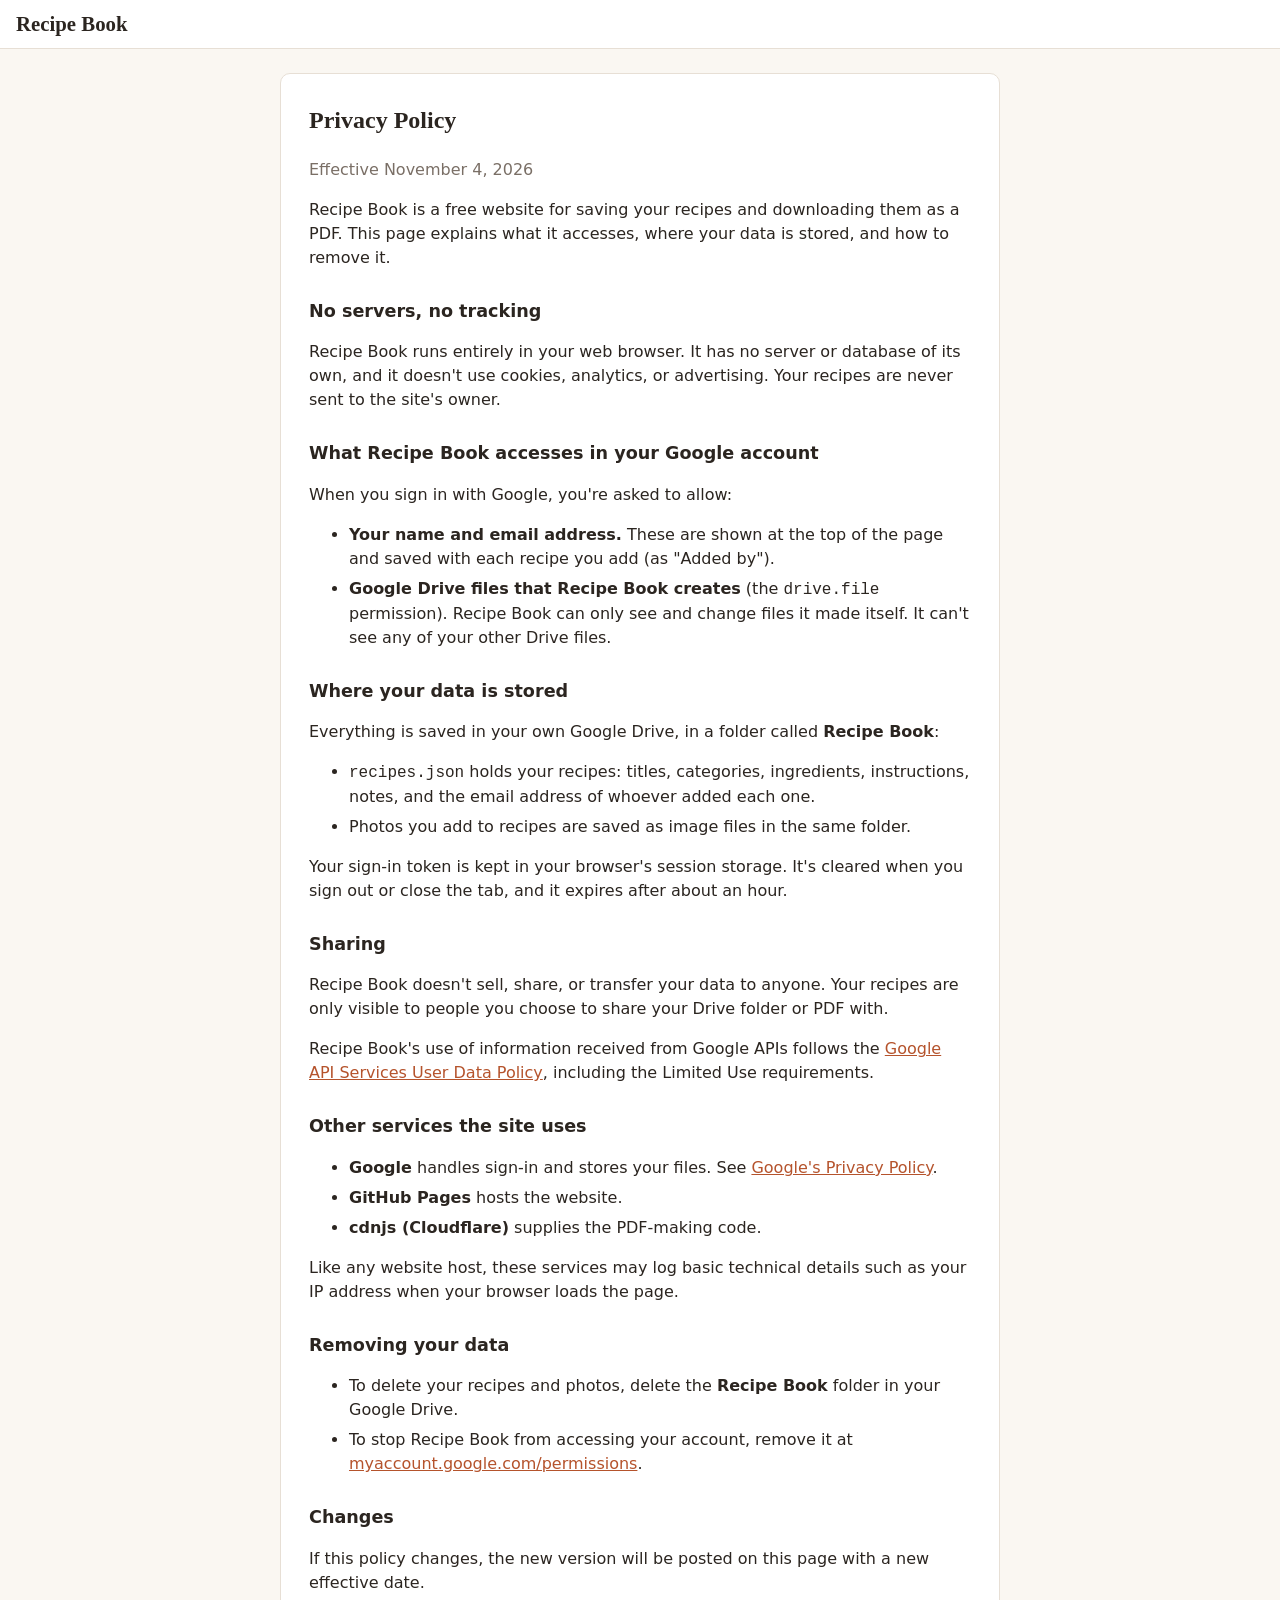
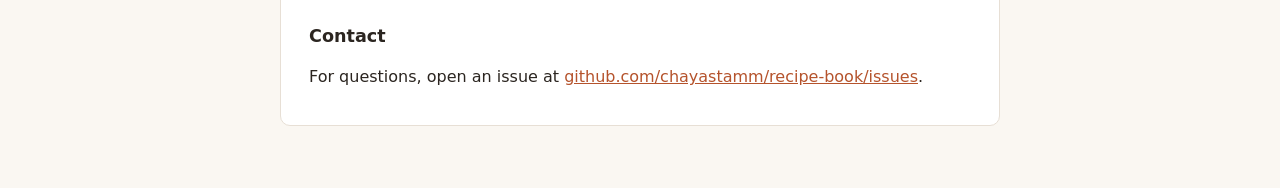
<file: privacy.html>
<!doctype html>
<html lang="en">
<head>
  <meta charset="utf-8">
  <meta name="viewport" content="width=device-width, initial-scale=1">
  <title>Privacy Policy · Recipe Book</title>
  <link rel="stylesheet" href="styles.css">
  <style>
    .policy { max-width: 720px; margin: 0 auto; background: var(--card); border: 1px solid var(--line);
      border-radius: var(--radius); padding: 28px 28px 20px; }
    .policy h1 { font-family: Georgia, serif; margin-top: 0; }
    .policy h2 { font-size: 1.1rem; margin-top: 28px; }
    .policy li { margin-bottom: 6px; }
  </style>
</head>
<body>
  <header class="topbar">
    <a href="./" class="brand">Recipe Book</a>
  </header>
  <main>
    <article class="policy">
      <h1>Privacy Policy</h1>
      <p class="muted">Effective November 4, 2026</p>

      <p>Recipe Book is a free website for saving your recipes and downloading them as a PDF. This page explains what it accesses, where your data is stored, and how to remove it.</p>

      <h2>No servers, no tracking</h2>
      <p>Recipe Book runs entirely in your web browser. It has no server or database of its own, and it doesn't use cookies, analytics, or advertising. Your recipes are never sent to the site's owner.</p>

      <h2>What Recipe Book accesses in your Google account</h2>
      <p>When you sign in with Google, you're asked to allow:</p>
      <ul>
        <li><b>Your name and email address.</b> These are shown at the top of the page and saved with each recipe you add (as "Added by").</li>
        <li><b>Google Drive files that Recipe Book creates</b> (the <code>drive.file</code> permission). Recipe Book can only see and change files it made itself. It can't see any of your other Drive files.</li>
      </ul>

      <h2>Where your data is stored</h2>
      <p>Everything is saved in your own Google Drive, in a folder called <b>Recipe Book</b>:</p>
      <ul>
        <li><code>recipes.json</code> holds your recipes: titles, categories, ingredients, instructions, notes, and the email address of whoever added each one.</li>
        <li>Photos you add to recipes are saved as image files in the same folder.</li>
      </ul>
      <p>Your sign-in token is kept in your browser's session storage. It's cleared when you sign out or close the tab, and it expires after about an hour.</p>

      <h2>Sharing</h2>
      <p>Recipe Book doesn't sell, share, or transfer your data to anyone. Your recipes are only visible to people you choose to share your Drive folder or PDF with.</p>
      <p>Recipe Book's use of information received from Google APIs follows the <a href="https://developers.google.com/terms/api-services-user-data-policy" target="_blank" rel="noopener">Google API Services User Data Policy</a>, including the Limited Use requirements.</p>

      <h2>Other services the site uses</h2>
      <ul>
        <li><b>Google</b> handles sign-in and stores your files. See <a href="https://policies.google.com/privacy" target="_blank" rel="noopener">Google's Privacy Policy</a>.</li>
        <li><b>GitHub Pages</b> hosts the website.</li>
        <li><b>cdnjs (Cloudflare)</b> supplies the PDF-making code.</li>
      </ul>
      <p>Like any website host, these services may log basic technical details such as your IP address when your browser loads the page.</p>

      <h2>Removing your data</h2>
      <ul>
        <li>To delete your recipes and photos, delete the <b>Recipe Book</b> folder in your Google Drive.</li>
        <li>To stop Recipe Book from accessing your account, remove it at <a href="https://myaccount.google.com/permissions" target="_blank" rel="noopener">myaccount.google.com/permissions</a>.</li>
      </ul>

      <h2>Changes</h2>
      <p>If this policy changes, the new version will be posted on this page with a new effective date.</p>

      <h2>Contact</h2>
      <p>For questions, open an issue at <a href="https://github.com/chayastamm/recipe-book/issues" target="_blank" rel="noopener">github.com/chayastamm/recipe-book/issues</a>.</p>
    </article>
  </main>
</body>
</html>
</file>
<file: styles.css>
:root {
  --bg: #faf7f2;
  --card: #ffffff;
  --text: #2b2520;
  --muted: #7a6f66;
  --line: #e7dfd5;
  --accent: #b5532c;
  --accent-ink: #ffffff;
  --radius: 10px;
}
@media (prefers-color-scheme: dark) {
  :root {
    --bg: #1b1815;
    --card: #25211d;
    --text: #efe8e0;
    --muted: #a99d91;
    --line: #3a332c;
    --accent: #e07a4f;
    --accent-ink: #1b1815;
  }
}
* { box-sizing: border-box; }
body {
  margin: 0;
  background: var(--bg);
  color: var(--text);
  font: 16px/1.5 system-ui, -apple-system, "Segoe UI", Roboto, sans-serif;
}
a { color: var(--accent); }
.muted { color: var(--muted); }
.center { text-align: center; }

.topbar {
  display: flex; flex-wrap: wrap; align-items: center; justify-content: space-between;
  gap: 12px; padding: 12px 16px; border-bottom: 1px solid var(--line);
  background: var(--card); position: sticky; top: 0; z-index: 5;
}
.brand { font: 700 1.3rem Georgia, serif; color: var(--text); text-decoration: none; }
nav { display: flex; flex-wrap: wrap; align-items: center; gap: 8px; }
.user { color: var(--muted); font-size: .9rem; }

.btn {
  display: inline-block; padding: 8px 14px; border-radius: 8px; border: 1px solid var(--line);
  background: var(--card); color: var(--text); font: inherit; font-size: .95rem;
  cursor: pointer; text-decoration: none;
}
.btn:hover { border-color: var(--accent); }
.btn.primary { background: var(--accent); color: var(--accent-ink); border-color: var(--accent); }
.btn.ghost { border-color: transparent; background: transparent; }
.btn.danger { color: #c0392b; }
.btn:disabled { opacity: .6; cursor: wait; }
label.btn { display: inline-block; margin: 0; font-weight: 400; }

main { max-width: 1000px; margin: 0 auto; padding: 24px 16px 64px; }

.login { max-width: 420px; margin: 10vh auto; text-align: center; background: var(--card);
  border: 1px solid var(--line); border-radius: var(--radius); padding: 32px 24px; }
.login h1 { font-family: Georgia, serif; margin-top: 0; }

.toolbar { display: flex; flex-wrap: wrap; gap: 8px; margin-bottom: 16px; }
.toolbar input, .toolbar select { flex: 1 1 200px; }
input, select, textarea {
  width: 100%; padding: 9px 11px; border: 1px solid var(--line); border-radius: 8px;
  background: var(--card); color: var(--text); font: inherit;
}
textarea { min-height: 140px; resize: vertical; }

.grid { display: grid; grid-template-columns: repeat(auto-fill, minmax(220px, 1fr)); gap: 16px; }
.card {
  background: var(--card); border: 1px solid var(--line); border-radius: var(--radius);
  overflow: hidden; text-decoration: none; color: var(--text); display: flex; flex-direction: column;
}
.card:hover { border-color: var(--accent); }
.card .thumb { aspect-ratio: 4/3; background: var(--line); object-fit: cover; width: 100%; display: block; }
.card .thumb.text-thumb {
  overflow: hidden; padding: 10px 12px; background: var(--bg); border-bottom: 1px solid var(--line);
  font-size: .75rem; line-height: 1.4; color: var(--muted);
  -webkit-mask-image: linear-gradient(#000 65%, transparent);
  mask-image: linear-gradient(#000 65%, transparent);
}
.card { position: relative; overflow: visible; }
.card:hover, .card:focus-visible { z-index: 3; }
.card > .thumb { border-radius: calc(var(--radius) - 1px) calc(var(--radius) - 1px) 0 0; }
.overflow-warn {
  position: absolute; top: 8px; right: 8px; width: 26px; height: 26px; border-radius: 50%;
  display: grid; place-items: center; font-size: .9rem; line-height: 1;
  background: #fff4d6; color: #8a5a00; border: 1px solid #e9c46a; cursor: help;
}
.overflow-warn::after {
  content: attr(data-tip); position: absolute; top: calc(100% + 6px); right: -8px; width: 230px;
  box-shadow: 0 4px 14px rgba(0, 0, 0, .2);
  padding: 8px 10px; border-radius: 8px; background: var(--text); color: var(--bg);
  font-size: .78rem; line-height: 1.35; text-align: left; white-space: normal;
  opacity: 0; visibility: hidden; transition: opacity .12s; pointer-events: none; z-index: 2;
}
.overflow-warn:hover::after, .card:focus-visible .overflow-warn::after { opacity: 1; visibility: visible; }
@media (prefers-color-scheme: dark) {
  .overflow-warn { background: #4a3a12; color: #ffd98a; border-color: #8a6a1f; }
}
.text-thumb ul { margin: 0 0 6px; padding-left: 1.1em; }
.text-thumb p { margin: 0; }

.pdf-options { width: min(420px, calc(100% - 32px)); }
.pdf-options fieldset { border: 0; padding: 0; margin: 16px 0 0; }
.pdf-options legend { font-weight: 600; margin-bottom: 8px; }
label.choice { display: flex; align-items: baseline; gap: 8px; font-weight: 400; margin-bottom: 10px; cursor: pointer; }
label.choice input { width: auto; margin: 0; }
.card .body { padding: 10px 12px; }
.card h3 { margin: 0 0 2px; font-size: 1.05rem; }
.tag { font-size: .8rem; color: var(--muted); }

.recipe { background: var(--card); border: 1px solid var(--line); border-radius: var(--radius); padding: 24px; }
.recipe h1 { font-family: Georgia, serif; margin: 0 0 4px; }
.recipe .hero { width: 100%; max-height: 420px; object-fit: cover; border-radius: 8px; margin: 12px 0; }
.meta { display: flex; flex-wrap: wrap; gap: 16px; color: var(--muted); margin: 8px 0 16px; }
.cols { display: grid; grid-template-columns: 1fr 1.6fr; gap: 24px; }
@media (max-width: 700px) { .cols { grid-template-columns: 1fr; } }
.recipe ol, .recipe ul { padding-left: 1.3em; }
.recipe li { margin-bottom: 6px; }
.actions { display: flex; flex-wrap: wrap; gap: 8px; margin-top: 20px; }

form.recipe-form { background: var(--card); border: 1px solid var(--line); border-radius: var(--radius); padding: 24px; }
form.recipe-form h1 { margin-top: 0; font-family: Georgia, serif; }
.row { display: grid; grid-template-columns: repeat(auto-fit, minmax(160px, 1fr)); gap: 12px; }
label { display: block; margin-bottom: 14px; font-weight: 600; font-size: .92rem; }
label input, label select, label textarea { margin-top: 4px; font-weight: 400; }
.hint { font-weight: 400; color: var(--muted); font-size: .85rem; }
.preview-img { max-width: 220px; border-radius: 8px; display: block; margin-top: 8px; }

.help {
  width: min(640px, calc(100% - 32px)); max-height: calc(100vh - 48px); overflow: auto;
  border: 1px solid var(--line); border-radius: var(--radius); padding: 20px 24px;
  background: var(--card); color: var(--text);
}
.help::backdrop { background: rgba(0, 0, 0, .45); }
.help-head { display: flex; justify-content: space-between; align-items: center; gap: 12px; }
.help h2 { margin: 0; font-family: Georgia, serif; }
.help li { margin-bottom: 10px; }
.help pre {
  white-space: pre-wrap; overflow-wrap: anywhere; background: var(--bg); border: 1px solid var(--line);
  border-radius: 8px; padding: 10px 12px; font-size: .85rem; margin: 8px 0;
}

.site-footer { text-align: center; padding: 0 16px 32px; font-size: .85rem; }
.site-footer a { color: var(--muted); }

.empty { text-align: center; padding: 48px 16px; color: var(--muted); }
.toast {
  position: fixed; left: 50%; bottom: 24px; transform: translateX(-50%);
  background: var(--text); color: var(--bg); padding: 10px 16px; border-radius: 8px;
  max-width: calc(100% - 32px); z-index: 10;
}
</file>
